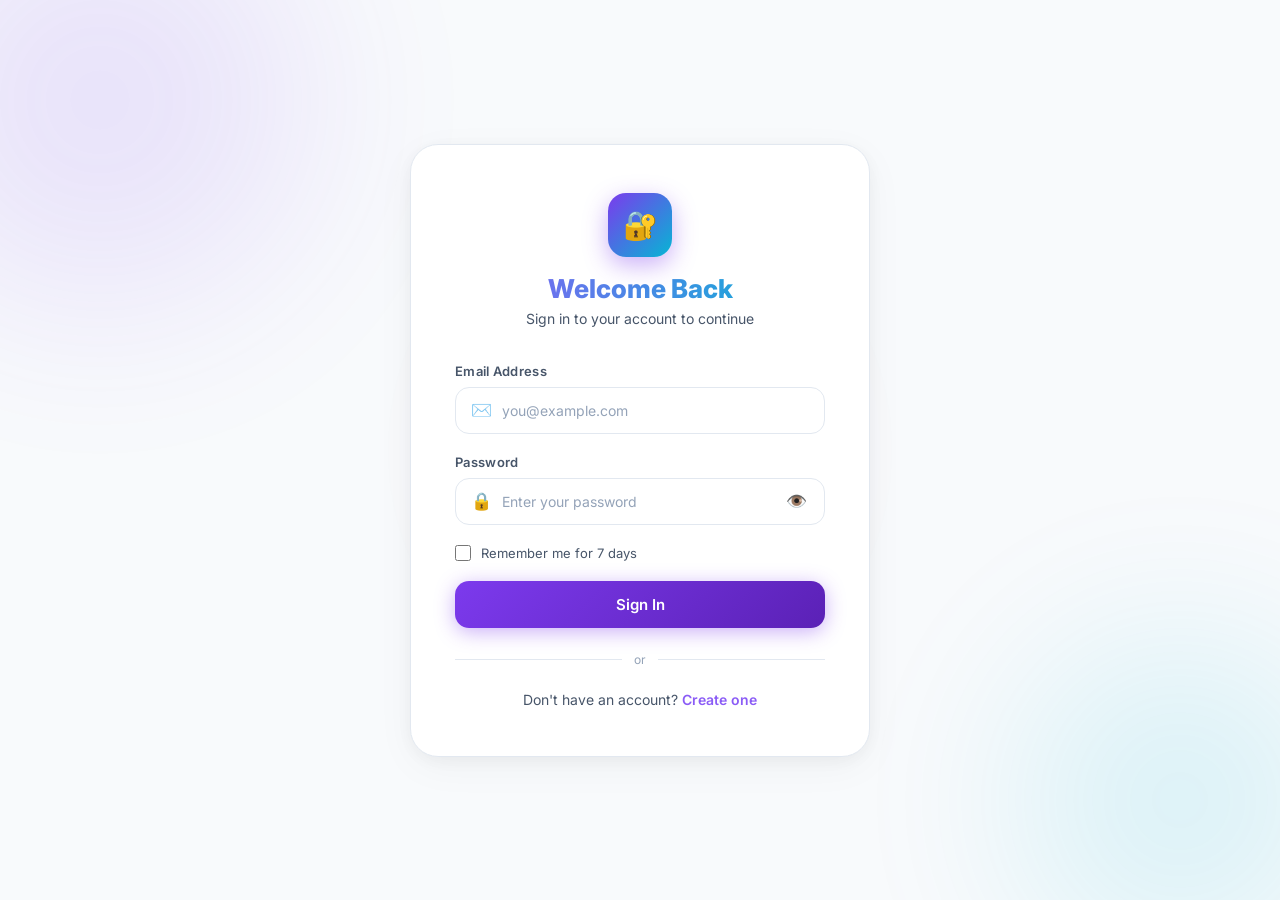
<file: index.html>
<!DOCTYPE html>
<html lang="en">

<head>
  <meta charset="UTF-8" />
  <meta name="viewport" content="width=device-width, initial-scale=1.0" />
  <title>Login — SecureAuth</title>
  <meta name="description" content="Sign in to your SecureAuth account securely." />
  <link rel="stylesheet" href="css/style.css" />
</head>

<body>
  <!-- Background Orbs -->
  <div class="bg-orbs">
    <div class="orb orb-1"></div>
    <div class="orb orb-2"></div>
    <div class="orb orb-3"></div>
  </div>

  <div class="page">
    <div class="card">
      <!-- Brand -->
      <div class="brand">
        <div class="brand-icon">🔐</div>
        <h1>Welcome Back</h1>
        <p>Sign in to your account to continue</p>
      </div>

      <!-- Alert Placeholder -->
      <div id="alert-box"></div>

      <!-- Login Form -->
      <form id="login-form" novalidate>
        <div class="form-group">
          <label for="email">Email Address</label>
          <div class="input-wrapper">
            <span class="input-icon">✉️</span>
            <input type="email" id="email" class="form-control" placeholder="you@example.com" autocomplete="email"
              required />
          </div>
        </div>

        <div class="form-group">
          <label for="password">Password</label>
          <div class="input-wrapper">
            <span class="input-icon">🔒</span>
            <input type="password" id="password" class="form-control" placeholder="Enter your password"
              autocomplete="current-password" required />
            <button type="button" class="toggle-password" id="toggle-pass"
              aria-label="Toggle password visibility">👁️</button>
          </div>
        </div>

        <div class="checkbox-wrapper">
          <input type="checkbox" id="remember" />
          <label for="remember">Remember me for 7 days</label>
        </div>

        <button type="submit" class="btn btn-primary" id="login-btn">
          <span id="btn-text">Sign In</span>
        </button>
      </form>

      <div class="divider">or</div>

      <div class="footer-link">
        Don't have an account? <a href="signup.html">Create one</a>
      </div>
    </div>
  </div>

  <script src="js/login.js"></script>
</body>

</html>
</file>
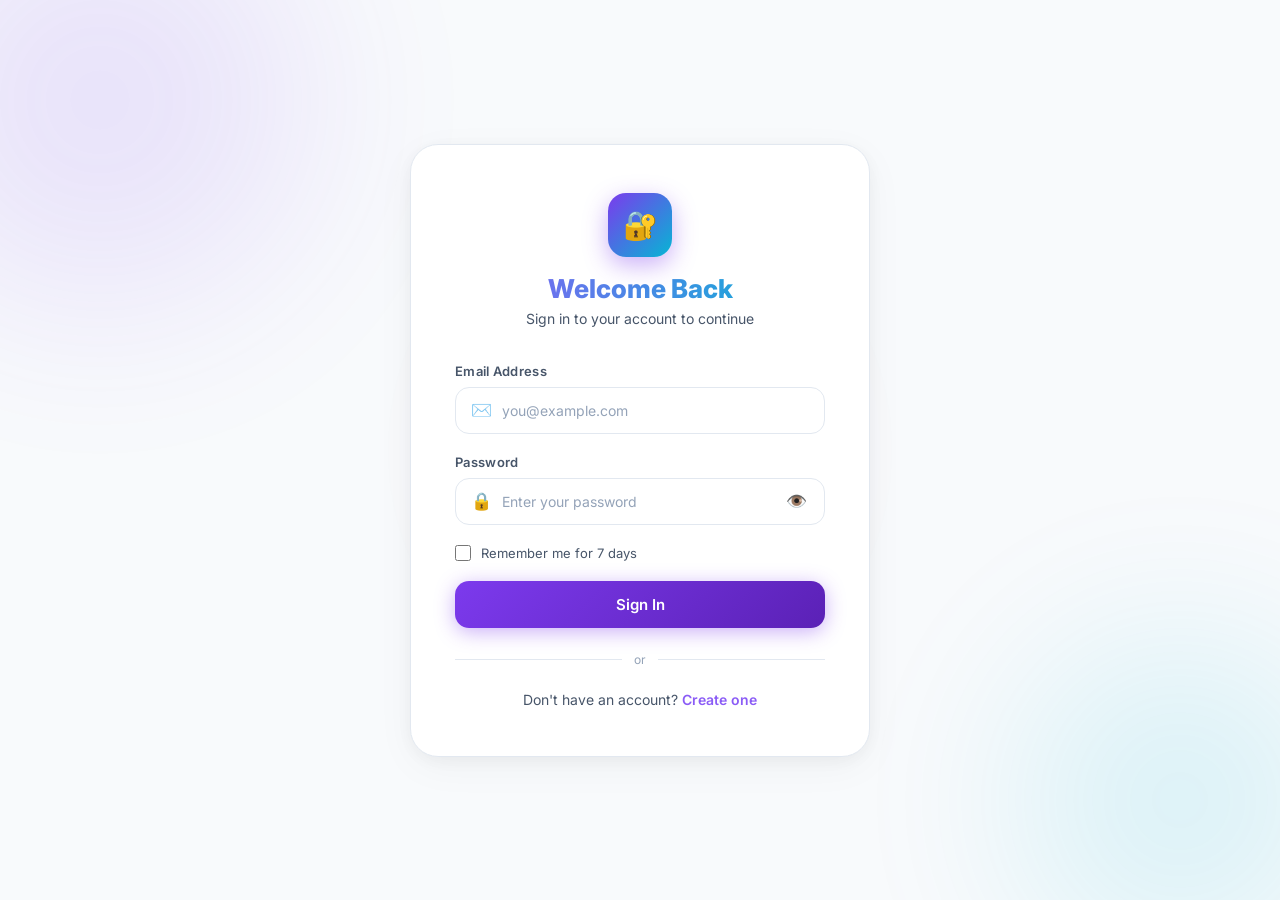
<file: admin-portal.html>
<!DOCTYPE html>
<html lang="en">

<head>
    <meta charset="UTF-8">
    <meta name="viewport" content="width=device-width, initial-scale=1.0">
    <title>Admin Portal — SecureAuth</title>
    <link rel="stylesheet" href="css/style.css">
    <style>
        body {
            background-color: #f1f5f9;
            /* Light background as per the image */
            color: #0f172a;
            display: block;
            margin: 0;
            padding: 0;
            font-family: 'Inter', sans-serif;
            min-height: 100vh;
        }

        /* Override glassmorphism bg-orbs for admin portal */
        .bg-orbs {
            display: none;
        }

        /* --- Layout --- */
        .admin-container {
            max-width: 100%;
            margin: 0 auto;
            background: #f8fafc;
            min-height: 100vh;
            padding-bottom: 80px;
            /* Space for bottom nav */
            box-shadow: 0 0 20px rgba(0, 0, 0, 0.05);
        }

        /* --- Header --- */
        .admin-header {
            background: #0f172a;
            color: white;
            padding: 40px 24px 30px;
            position: relative;
        }

        .header-welcome {
            font-size: 14px;
            color: #cbd5e1;
            margin-bottom: 4px;
        }

        .header-title {
            font-size: 28px;
            font-weight: 700;
            margin-bottom: 16px;
        }

        .role-badge {
            display: inline-block;
            background: rgba(255, 255, 255, 0.15);
            padding: 6px 16px;
            border-radius: 99px;
            font-size: 12px;
            font-weight: 600;
        }

        /* --- Main Content --- */
        .admin-content {
            padding: 24px;
            margin-top: -30px;
            /* Overlap with header slightly */
        }

        /* --- Stats Row --- */
        .stats-row {
            display: grid;
            grid-template-columns: repeat(3, 1fr);
            gap: 12px;
            margin-bottom: 32px;
        }

        .stat-card {
            background: white;
            border-radius: 16px;
            padding: 20px 12px;
            text-align: center;
            box-shadow: 0 4px 12px rgba(0, 0, 0, 0.03);
            display: flex;
            flex-direction: column;
            align-items: center;
            justify-content: center;
        }

        .stat-card:nth-child(1) {
            background: #f8fafe;
            border: 1px solid #e2e8f0;
        }

        /* Blue tint */
        .stat-card:nth-child(2) {
            background: #fffbeb;
            border: 1px solid #fef3c7;
        }

        /* Yellow tint */
        .stat-card:nth-child(3) {
            background: #ecfdf5;
            border: 1px solid #d1fae5;
        }

        /* Green tint */

        .stat-icon {
            font-size: 20px;
            margin-bottom: 8px;
            color: #475569;
        }

        .stat-value {
            font-size: 24px;
            font-weight: 700;
            color: #0f172a;
            margin-bottom: 4px;
        }

        .stat-label {
            font-size: 11px;
            color: #64748b;
            font-weight: 500;
        }

        /* --- Section Titles --- */
        .section-title {
            font-size: 18px;
            font-weight: 700;
            color: #0f172a;
            margin-bottom: 16px;
            margin-top: 32px;
            text-transform: none;
            letter-spacing: normal;
            border-bottom: none;
            padding-bottom: 0;
        }

        /* --- Quick Actions Grid --- */
        .actions-grid {
            display: grid;
            grid-template-columns: repeat(auto-fit, minmax(200px, 1fr));
            gap: 16px;
        }

        .action-card {
            background: white;
            border-radius: 16px;
            padding: 20px;
            text-align: center;
            box-shadow: 0 4px 12px rgba(0, 0, 0, 0.03);
            border: 1px solid #f1f5f9;
            cursor: pointer;
            transition: transform 0.2s, box-shadow 0.2s;
            display: flex;
            flex-direction: column;
            align-items: center;
            justify-content: center;
            gap: 12px;
        }

        .action-card:hover {
            transform: translateY(-2px);
            box-shadow: 0 8px 16px rgba(0, 0, 0, 0.06);
        }

        .action-icon {
            font-size: 24px;
        }

        .action-title {
            font-size: 13px;
            font-weight: 600;
            color: #0f172a;
        }

        /* --- Recent Jobs Card --- */
        .recent-card {
            background: white;
            border-radius: 20px;
            padding: 24px;
            box-shadow: 0 4px 12px rgba(0, 0, 0, 0.03);
            min-height: 200px;
        }

        .job-list-item {
            padding: 16px 0;
            border-bottom: 1px solid #f1f5f9;
            display: flex;
            justify-content: space-between;
            align-items: center;
        }

        .job-list-item:last-child {
            border-bottom: none;
        }

        .job-list-title {
            font-weight: 700;
            font-size: 15px;
            color: #0f172a;
        }

        .job-list-company {
            font-size: 13px;
            color: #64748b;
        }

        .action-btn-danger {
            background: #fee2e2;
            color: #ef4444;
            border: none;
            padding: 6px 12px;
            border-radius: 6px;
            font-size: 12px;
            font-weight: 600;
            cursor: pointer;
        }

        /* --- Bottom Nav --- */
        .bottom-nav {
            position: fixed;
            bottom: 0;
            left: 50%;
            transform: translateX(-50%);
            width: 100%;
            max-width: 100%;
            background: white;
            display: flex;
            justify-content: space-around;
            padding: 12px 0 20px;
            box-shadow: 0 -4px 20px rgba(0, 0, 0, 0.05);
            border-top: 1px solid #f1f5f9;
            z-index: 50;
        }

        .nav-item {
            display: flex;
            flex-direction: column;
            align-items: center;
            gap: 4px;
            color: #94a3b8;
            cursor: pointer;
            text-decoration: none;
        }

        .nav-item.active {
            color: #0f172a;
        }

        .nav-icon {
            font-size: 22px;
        }

        .nav-text {
            font-size: 11px;
            font-weight: 600;
        }

        /* --- Modals (Full screen overlays for action views) --- */
        .screen-overlay {
            position: fixed;
            top: 0;
            left: 50%;
            height: 100vh;
            background: white;
            z-index: 100;
            overflow-y: auto;
            transform: translateX(100%);
            transition: transform 0.3s ease-in-out;
            width: 100%;
            max-width: 100%;
            box-shadow: -10px 0 30px rgba(0, 0, 0, 0.05);
            /* Shadow on left edge */
        }

        .screen-overlay.active {
            transform: translateX(-50%);
            /* Slide to center */
        }

        .screen-header {
            padding: 20px 24px;
            display: flex;
            align-items: center;
            gap: 16px;
            border-bottom: 1px solid #f1f5f9;
            position: sticky;
            top: 0;
            background: white;
            z-index: 10;
        }

        .back-btn {
            background: none;
            border: none;
            font-size: 24px;
            cursor: pointer;
            color: #0f172a;
        }

        .screen-title {
            font-size: 18px;
            font-weight: 700;
            flex: 1;
        }

        .screen-content {
            padding: 24px;
        }

        /* Form overrides for light theme */
        .screen-content .form-group label {
            color: #475569;
        }

        .screen-content .form-control {
            background: white;
            border: 1px solid #cbd5e1;
            color: #0f172a;
        }

        .screen-content .form-control:focus {
            border-color: #0f172a;
            box-shadow: 0 0 0 3px rgba(15, 23, 42, 0.1);
        }

        .user-list-card {
            background: white;
            border: 1px solid #e2e8f0;
            border-radius: 12px;
            padding: 16px;
            margin-bottom: 12px;
            display: flex;
            justify-content: space-between;
            align-items: center;
        }

        .template-canvas-container {
            width: 100%;
            height: 300px;
            background: #f1f5f9;
            border-radius: 12px;
            margin-bottom: 20px;
            position: relative;
            overflow: hidden;
            border: 1px solid #cbd5e1;
        }

        #template-canvas {
            width: 100%;
            height: 100%;
            object-fit: cover;
        }

        .template-text-overlay {
            position: absolute;
            top: 50%;
            left: 50%;
            transform: translate(-50%, -50%);
            color: white;
            font-size: 24px;
            font-weight: 800;
            text-align: center;
            text-shadow: 0 4px 8px rgba(0, 0, 0, 0.5);
            width: 80%;
        }

        .sample-images {
            display: flex;
            gap: 10px;
            margin-bottom: 20px;
            overflow-x: auto;
            padding-bottom: 8px;
        }

        .sample-img {
            width: 80px;
            height: 80px;
            border-radius: 8px;
            cursor: pointer;
            object-fit: cover;
            border: 2px solid transparent;
        }

        .sample-img.active {
            border-color: #0f172a;
        }
    </style>
</head>

<body>

    <div class="admin-container">

        <!-- Header -->
        <header class="admin-header">
            <div class="header-welcome">Welcome back,</div>
            <div class="header-title" id="admin-name">Admin</div>
            <div class="role-badge" id="admin-role-badge">Administrator</div>
        </header>

        <div class="admin-content">
            <!-- Stats Row -->
            <div class="stats-row">
                <div class="stat-card">
                    <div class="stat-icon">💼</div>
                    <div class="stat-value" id="stat-jobs">0</div>
                    <div class="stat-label">Total Jobs</div>
                </div>
                <div class="stat-card">
                    <div class="stat-icon">👥</div>
                    <div class="stat-value" id="stat-seekers">0</div>
                    <div class="stat-label">Seekers</div>
                </div>
                <div class="stat-card">
                    <div class="stat-icon">📈</div>
                    <div class="stat-value" id="stat-providers">0</div>
                    <div class="stat-label">Providers</div>
                </div>
            </div>

            <div class="section-title">Quick Actions</div>

            <!-- Quick Actions Grid -->
            <div class="actions-grid">
                <div class="action-card" onclick="openScreen('screen-create-job')">
                    <div class="action-icon">💼</div>
                    <div class="action-title">Create Job</div>
                </div>
                <div class="action-card" onclick="openScreen('screen-manage-users')">
                    <div class="action-icon">👥</div>
                    <div class="action-title">Manage Users</div>
                </div>
                <div class="action-card" onclick="openScreen('screen-premium-control')">
                    <div class="action-icon">👑</div>
                    <div class="action-title">Premium Control</div>
                </div>
                <div class="action-card" onclick="openScreen('screen-templates')">
                    <div class="action-icon">⚙️</div>
                    <div class="action-title">Templates</div>
                </div>
                <div class="action-card" onclick="openScreen('screen-co-admins')">
                    <div class="action-icon">🧑‍🤝‍🧑</div>
                    <div class="action-title">Co-Admins</div>
                </div>
            </div>

            <div class="section-title">Recent Jobs</div>

            <div class="recent-card" id="recent-jobs-list">
                <div style="text-align:center; color:#94a3b8; margin-top: 40px;">No recent jobs</div>
            </div>

        </div>

    </div>

    <!-- Bottom Nav -->
    <nav class="bottom-nav">
        <a href="#" class="nav-item active">
            <div class="nav-icon">🏠</div>
            <div class="nav-text">Home</div>
        </a>
        <a href="#" class="nav-item" onclick="openScreen('screen-create-job')">
            <div class="nav-icon">💼</div>
            <div class="nav-text">Jobs</div>
        </a>
        <a href="dashboard.html" class="nav-item">
            <div class="nav-icon">👤</div>
            <div class="nav-text">Profile</div>
        </a>
        <a href="#" class="nav-item">
            <div class="nav-icon">🛡️</div>
            <div class="nav-text">Admin</div>
        </a>
    </nav>


    <!-- SCREENS / MODALS -->

    <!-- 1. Create Job Screen -->
    <div class="screen-overlay" id="screen-create-job">
        <div class="screen-header">
            <button class="back-btn" onclick="closeScreen('screen-create-job')">←</button>
            <div class="screen-title">Create Job</div>
        </div>
        <div class="screen-content">
            <form id="create-job-form">
                <div class="form-group">
                    <label>Job Title</label>
                    <input type="text" id="job-title" class="form-control" placeholder="e.g. Tech Startup Role"
                        required>
                </div>
                <div class="form-group">
                    <label>Company</label>
                    <input type="text" id="job-company" class="form-control" placeholder="e.g. Google" required>
                </div>
                <div class="form-group">
                    <label>Location</label>
                    <input type="text" id="job-location" class="form-control" placeholder="e.g. Remote">
                </div>
                <div class="form-group">
                    <label>Salary Range</label>
                    <input type="text" id="job-salary" class="form-control" placeholder="e.g. $100k - $120k">
                </div>
                <div class="form-group">
                    <label>Description</label>
                    <textarea id="job-desc" class="form-control" rows="4"></textarea>
                </div>
                <button type="submit" class="btn btn-primary" style="background: #0f172a; width:100%;">Post Job</button>
            </form>
        </div>
    </div>

    <!-- 2. Manage Users Screen -->
    <div class="screen-overlay" id="screen-manage-users">
        <div class="screen-header">
            <button class="back-btn" onclick="closeScreen('screen-manage-users')">←</button>
            <div class="screen-title">Manage Users</div>
        </div>
        <div class="screen-content">
            <div style="display:flex; gap:10px; margin-bottom:20px;">
                <button class="btn btn-secondary" onclick="loadUsers('seeker')"
                    style="flex:1; border-color:#0f172a; color:#0f172a;">Seekers</button>
                <button class="btn btn-secondary" onclick="loadUsers('provider')"
                    style="flex:1; border-color:#0f172a; color:#0f172a;">Providers</button>
            </div>
            <div id="users-list-container">
                <!-- User list inject here -->
            </div>
        </div>
    </div>

    <!-- 3. Premium Control Screen -->
    <div class="screen-overlay" id="screen-premium-control">
        <div class="screen-header">
            <button class="back-btn" onclick="closeScreen('screen-premium-control')">←</button>
            <div class="screen-title">Premium Control</div>
        </div>
        <div class="screen-content">
            <p style="color:#64748b; margin-bottom:20px; font-size:14px;">Toggle premium status for users (Seekers &
                Providers).</p>
            <div id="premium-users-list">
                <!-- Premium control list inject here -->
            </div>
        </div>
    </div>

    <!-- 4. Templates Screen -->
    <div class="screen-overlay" id="screen-templates">
        <div class="screen-header">
            <button class="back-btn" onclick="closeScreen('screen-templates')">←</button>
            <div class="screen-title">Templates Maker</div>
        </div>
        <div class="screen-content">
            <label style="font-size:13px; font-weight:600; margin-bottom:8px; display:block;">Select Background or
                Upload</label>
            <div class="sample-images">
                <img src="https://images.unsplash.com/photo-1497215728101-856f4ea42174?w=500&auto=format&fit=crop"
                    class="sample-img active" onclick="setTemplateBg(this)">
                <img src="https://images.unsplash.com/photo-1542744173-8e7e53415bb0?w=500&auto=format&fit=crop"
                    class="sample-img" onclick="setTemplateBg(this)">
                <img src="https://images.unsplash.com/photo-1522071820081-009f0129c71c?w=500&auto=format&fit=crop"
                    class="sample-img" onclick="setTemplateBg(this)">
            </div>

            <div class="form-group">
                <input type="file" id="template-upload" class="form-control" accept="image/*"
                    onchange="uploadTemplateBg(event)">
            </div>

            <div class="template-canvas-container" id="canvas-wrapper">
                <img src="https://images.unsplash.com/photo-1497215728101-856f4ea42174?w=500&auto=format&fit=crop"
                    id="template-canvas">
                <div class="template-text-overlay" id="template-overlay-text">We are Hiring!</div>
            </div>

            <div class="form-group">
                <label>Advertisement Title (Overlay Text)</label>
                <input type="text" id="template-text-input" class="form-control" value="We are Hiring!"
                    oninput="document.getElementById('template-overlay-text').innerText = this.value">
            </div>

            <div class="form-group">
                <label>Advertisement Description</label>
                <textarea id="template-desc-input" class="form-control" rows="4"
                    placeholder="Enter advertisement details..."></textarea>
            </div>

            <button class="btn btn-primary" style="background:#0f172a; width:100%;" onclick="postAdvertisement()"
                id="btn-post-ad">Post Advertisement</button>
        </div>
    </div>

    <!-- 5. Co-Admins Screen -->
    <div class="screen-overlay" id="screen-co-admins">
        <div class="screen-header">
            <button class="back-btn" onclick="closeScreen('screen-co-admins')">←</button>
            <div class="screen-title">Co-Admins</div>
        </div>
        <div class="screen-content">
            <form id="create-coadmin-form" style="margin-bottom: 30px;">
                <h3 style="font-size:16px; margin-bottom:16px; color:#0f172a;">Create New Co-Admin</h3>
                <div class="form-group">
                    <input type="text" id="coadmin-name" class="form-control" placeholder="Full Name" required>
                </div>
                <div class="form-group">
                    <input type="email" id="coadmin-email" class="form-control" placeholder="Email Address" required>
                </div>
                <div class="form-group">
                    <input type="password" id="coadmin-password" class="form-control" placeholder="Password" required
                        minlength="6">
                </div>
                <div id="coadmin-alert"></div>
                <button type="submit" class="btn btn-primary" style="background:#0f172a; width:100%;"
                    id="btn-create-coadmin">Create Co-Admin</button>
            </form>

            <h3 style="font-size:16px; margin-bottom:16px; color:#0f172a;">Existing Co-Admins</h3>
            <div id="coadmin-list"></div>
        </div>
    </div>

    <script src="js/admin-portal.js"></script>
</body>

</html>
</file>
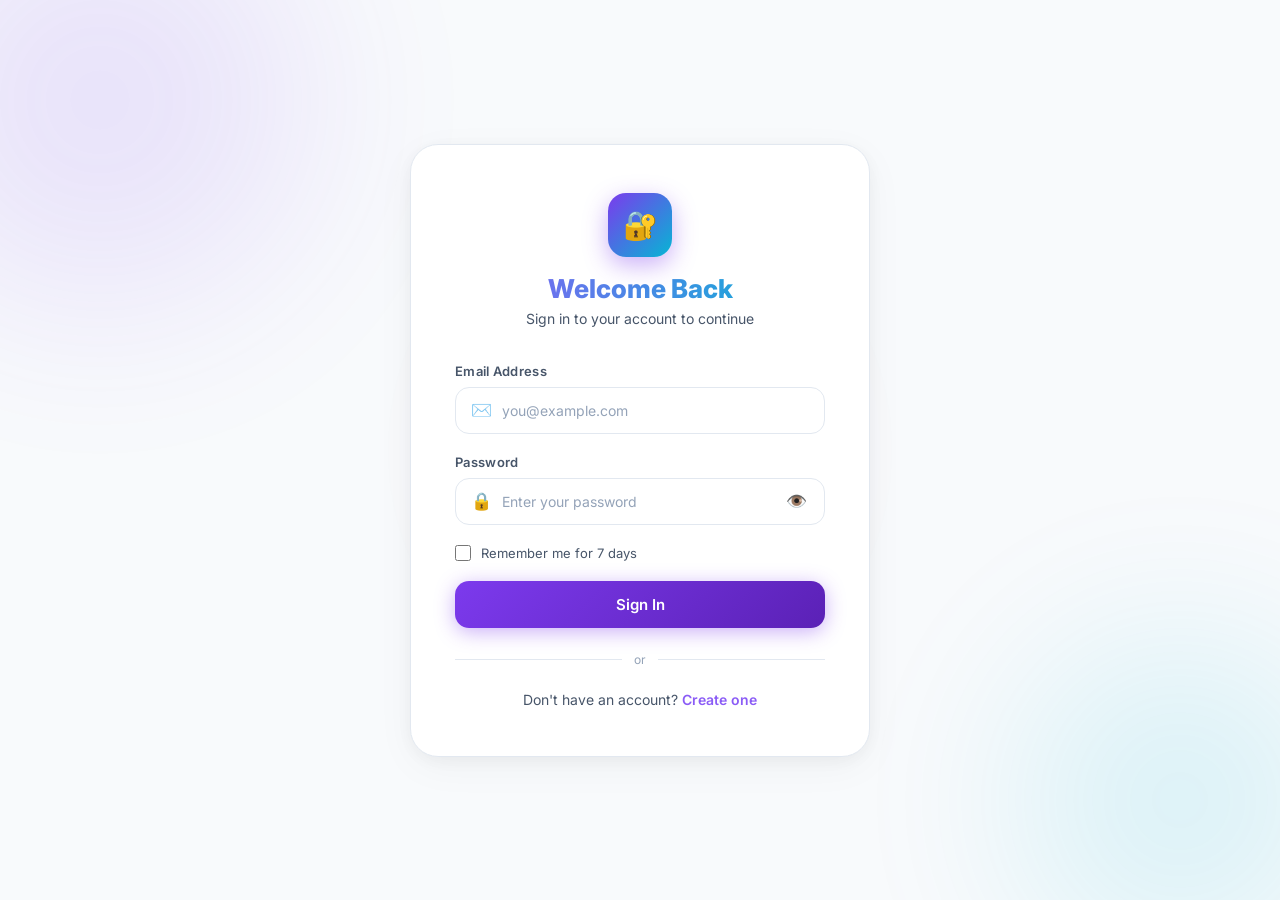
<file: dashboard.html>
<!DOCTYPE html>
<html lang="en">

<head>
    <meta charset="UTF-8" />
    <meta name="viewport" content="width=device-width, initial-scale=1.0" />
    <title>Dashboard — SecureAuth</title>
    <meta name="description" content="Your SecureAuth dashboard." />
    <link rel="stylesheet" href="css/style.css" />
</head>

<body>
    <div class="bg-orbs">
        <div class="orb orb-1"></div>
        <div class="orb orb-2"></div>
        <div class="orb orb-3"></div>
    </div>

    <div class="page dashboard-page">
        <div class="card dashboard-card">
            <!-- Avatar -->
            <div class="user-avatar" id="user-avatar">U</div>

            <div class="brand">
                <h1 id="welcome-title">Welcome back! 👋</h1>
                <p>You're securely logged in to your account</p>
            </div>

            <div class="status-badge"
                style="display:inline-flex; margin: 0 auto 24px; display: flex; width: fit-content; margin: 0 auto 28px;">
                <span>✅</span> Verified Account
            </div>

            <div class="info-grid">
                <div class="info-item">
                    <div class="label">Full Name</div>
                    <div class="value" id="info-name">—</div>
                </div>
                <div class="info-item">
                    <div class="label">Email</div>
                    <div class="value" id="info-email" style="font-size:13px; word-break: break-all;">—</div>
                </div>
                <div class="info-item">
                    <div class="label">Member Since</div>
                    <div class="value" id="info-since">—</div>
                </div>
                <div class="info-item">
                    <div class="label">Role</div>
                    <div class="value" id="info-role">—</div>
                </div>
            </div>

            <button class="btn btn-secondary" id="logout-btn">
                🚪 Sign Out
            </button>
        </div>
    </div>

    <script src="js/dashboard.js"></script>
</body>

</html>
</file>
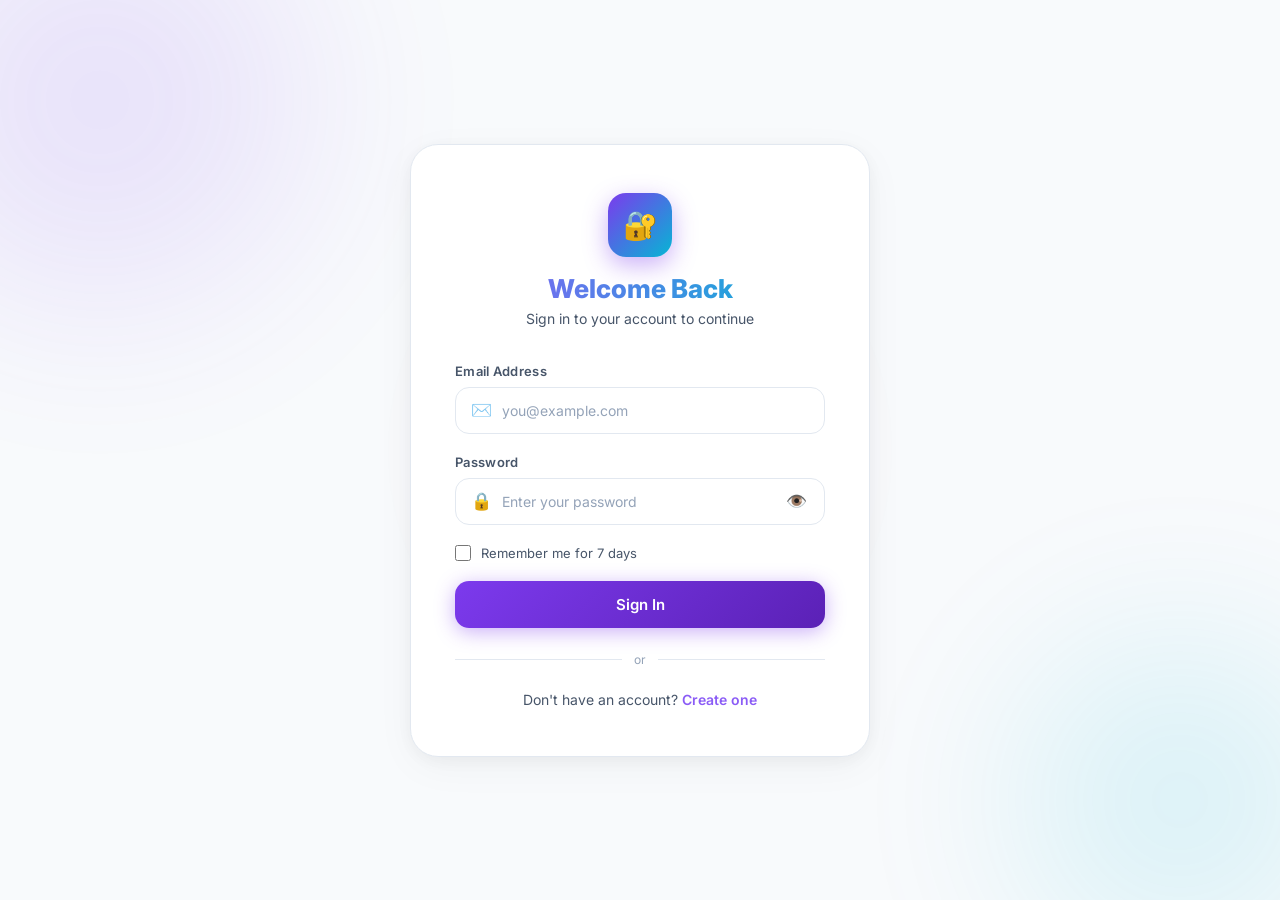
<file: job-portal.html>
<!DOCTYPE html>
<html lang="en">

<head>
    <meta charset="UTF-8" />
    <meta name="viewport" content="width=device-width, initial-scale=1.0" />
    <title>Job Portal — Find Your Dream Job</title>
    <meta name="description" content="Browse and apply for the latest job openings across India." />
    <link rel="stylesheet" href="css/style.css" />
    <style>
        body {
            display: block;
            align-items: unset;
            justify-content: unset;
        }

        .navbar {
            position: sticky;
            top: 0;
            z-index: 100;
            display: flex;
            align-items: center;
            justify-content: space-between;
            padding: 16px 32px;
            background: rgba(255, 255, 255, 0.95);
            backdrop-filter: blur(20px);
            -webkit-backdrop-filter: blur(20px);
            border-bottom: 1px solid var(--border);
        }

        .navbar-brand {
            display: flex;
            align-items: center;
            gap: 12px;
        }

        .navbar-logo {
            width: 42px;
            height: 42px;
            background: linear-gradient(135deg, var(--primary), var(--secondary));
            border-radius: 12px;
            display: flex;
            align-items: center;
            justify-content: center;
            font-size: 20px;
            box-shadow: 0 4px 16px rgba(124, 58, 237, 0.35);
        }

        .navbar-title {
            font-size: 20px;
            font-weight: 800;
            background: linear-gradient(90deg, var(--primary-light), var(--secondary));
            -webkit-background-clip: text;
            -webkit-text-fill-color: transparent;
            background-clip: text;
        }

        .navbar-user {
            display: flex;
            align-items: center;
            gap: 14px;
        }

        .navbar-avatar {
            width: 38px;
            height: 38px;
            background: linear-gradient(135deg, var(--primary), var(--accent));
            border-radius: 50%;
            display: flex;
            align-items: center;
            justify-content: center;
            font-size: 16px;
            font-weight: 700;
            color: #fff;
        }

        .navbar-name {
            font-size: 14px;
            font-weight: 600;
            color: var(--text-primary);
        }

        .btn-logout {
            padding: 8px 18px;
            background: var(--bg-glass);
            border: 1px solid var(--border);
            border-radius: var(--radius-sm);
            color: var(--text-secondary);
            font-family: 'Inter', sans-serif;
            font-size: 13px;
            font-weight: 600;
            cursor: pointer;
            transition: all var(--transition);
        }

        .btn-logout:hover {
            border-color: var(--error);
            color: #fca5a5;
            background: rgba(239, 68, 68, 0.1);
        }

        /* ── Hero / Search Section ── */
        .hero-section {
            padding: 48px 32px 32px;
            text-align: center;
        }

        .hero-section h1 {
            font-size: 32px;
            font-weight: 800;
            color: var(--text-primary);
            margin-bottom: 8px;
        }

        .hero-section h1 span {
            background: linear-gradient(90deg, var(--primary-light), var(--secondary));
            -webkit-background-clip: text;
            -webkit-text-fill-color: transparent;
            background-clip: text;
        }

        .hero-section p {
            color: var(--text-secondary);
            font-size: 15px;
            margin-bottom: 28px;
        }

        .search-bar {
            display: flex;
            gap: 12px;
            max-width: 680px;
            margin: 0 auto 24px;
        }

        .search-bar .input-wrapper {
            flex: 1;
        }

        .search-bar .form-control {
            height: 52px;
            font-size: 15px;
            border-radius: var(--radius-md);
        }

        .search-btn {
            padding: 0 28px;
            height: 52px;
            background: linear-gradient(135deg, var(--primary), #5b21b6);
            border: none;
            border-radius: var(--radius-md);
            color: #fff;
            font-family: 'Inter', sans-serif;
            font-size: 15px;
            font-weight: 600;
            cursor: pointer;
            transition: all var(--transition);
            white-space: nowrap;
            box-shadow: 0 4px 20px rgba(124, 58, 237, 0.35);
        }

        .search-btn:hover {
            box-shadow: 0 6px 28px rgba(124, 58, 237, 0.55);
            transform: translateY(-1px);
        }

        /* ── Filter Chips ── */
        .filter-row {
            display: flex;
            align-items: center;
            justify-content: center;
            gap: 10px;
            flex-wrap: wrap;
            max-width: 700px;
            margin: 0 auto;
        }

        .filter-chip {
            padding: 8px 18px;
            background: var(--bg-glass);
            border: 1px solid var(--border);
            border-radius: 99px;
            color: var(--text-secondary);
            font-family: 'Inter', sans-serif;
            font-size: 13px;
            font-weight: 500;
            cursor: pointer;
            transition: all var(--transition);
        }

        .filter-chip:hover,
        .filter-chip.active {
            border-color: var(--primary);
            color: var(--primary-light);
            background: rgba(124, 58, 237, 0.12);
        }

        /* ── Stats Strip ── */
        .stats-strip {
            display: flex;
            justify-content: center;
            gap: 40px;
            padding: 20px 32px;
            margin-bottom: 8px;
        }

        .stat-item {
            text-align: center;
        }

        .stat-num {
            font-size: 24px;
            font-weight: 800;
            background: linear-gradient(90deg, var(--primary-light), var(--secondary));
            -webkit-background-clip: text;
            -webkit-text-fill-color: transparent;
            background-clip: text;
        }

        .stat-label {
            font-size: 12px;
            color: var(--text-muted);
            text-transform: uppercase;
            letter-spacing: 0.5px;
            margin-top: 2px;
        }

        /* ── Jobs Grid ── */
        .jobs-container {
            max-width: 1100px;
            margin: 0 auto;
            padding: 0 32px 60px;
        }

        .jobs-header {
            display: flex;
            align-items: center;
            justify-content: space-between;
            margin-bottom: 24px;
        }

        .jobs-header h2 {
            font-size: 20px;
            font-weight: 700;
            color: var(--text-primary);
        }

        .jobs-count {
            font-size: 13px;
            color: var(--text-muted);
        }

        .jobs-grid {
            display: grid;
            grid-template-columns: repeat(auto-fill, minmax(320px, 1fr));
            gap: 20px;
        }

        /* ── Job Card ── */
        .job-card {
            background: var(--bg-card);
            border: 1px solid var(--border);
            border-radius: var(--radius-lg);
            padding: 28px;
            backdrop-filter: blur(16px);
            transition: all 0.35s cubic-bezier(0.4, 0, 0.2, 1);
            cursor: pointer;
            position: relative;
            overflow: hidden;
            animation: fadeInUp 0.5s ease both;
        }

        .job-card::before {
            content: '';
            position: absolute;
            top: 0;
            left: 0;
            right: 0;
            height: 3px;
            background: linear-gradient(90deg, var(--primary), var(--secondary));
            opacity: 0;
            transition: opacity var(--transition);
        }

        .job-card:hover {
            border-color: var(--border-hover);
            transform: translateY(-4px);
            box-shadow: 0 12px 40px rgba(124, 58, 237, 0.2), 0 0 0 1px rgba(124, 58, 237, 0.1);
        }

        .job-card:hover::before {
            opacity: 1;
        }

        .job-card-top {
            display: flex;
            align-items: flex-start;
            gap: 14px;
            margin-bottom: 16px;
        }

        .job-logo {
            width: 48px;
            height: 48px;
            border-radius: 14px;
            background: var(--bg-glass);
            border: 1px solid var(--border);
            display: flex;
            align-items: center;
            justify-content: center;
            font-size: 24px;
            flex-shrink: 0;
        }

        .job-info {
            flex: 1;
            min-width: 0;
        }

        .job-title {
            font-size: 17px;
            font-weight: 700;
            color: var(--text-primary);
            margin-bottom: 4px;
            line-height: 1.3;
        }

        .job-company {
            font-size: 13px;
            color: var(--primary-light);
            font-weight: 500;
        }

        .job-meta {
            display: flex;
            flex-wrap: wrap;
            gap: 8px;
            margin-bottom: 14px;
        }

        .job-meta-item {
            display: inline-flex;
            align-items: center;
            gap: 4px;
            font-size: 12px;
            color: var(--text-secondary);
        }

        .job-meta-item .emoji {
            font-size: 13px;
        }

        .job-type-badge {
            display: inline-flex;
            padding: 3px 10px;
            border-radius: 99px;
            font-size: 11px;
            font-weight: 600;
            text-transform: uppercase;
            letter-spacing: 0.5px;
        }

        .badge-fulltime {
            background: rgba(34, 197, 94, 0.15);
            color: #86efac;
            border: 1px solid rgba(34, 197, 94, 0.25);
        }

        .badge-remote {
            background: rgba(6, 182, 212, 0.15);
            color: #67e8f9;
            border: 1px solid rgba(6, 182, 212, 0.25);
        }

        .badge-parttime {
            background: rgba(245, 158, 11, 0.15);
            color: #fcd34d;
            border: 1px solid rgba(245, 158, 11, 0.25);
        }

        .badge-internship {
            background: rgba(244, 114, 182, 0.15);
            color: #f9a8d4;
            border: 1px solid rgba(244, 114, 182, 0.25);
        }

        .job-desc {
            font-size: 13px;
            color: var(--text-secondary);
            line-height: 1.6;
            margin-bottom: 16px;
            display: -webkit-box;
            -webkit-line-clamp: 2;
            -webkit-box-orient: vertical;
            overflow: hidden;
        }

        .job-skills {
            display: flex;
            flex-wrap: wrap;
            gap: 6px;
            margin-bottom: 18px;
        }

        .skill-tag {
            padding: 4px 10px;
            background: rgba(124, 58, 237, 0.1);
            border: 1px solid rgba(124, 58, 237, 0.2);
            border-radius: 6px;
            font-size: 11px;
            font-weight: 500;
            color: var(--primary-light);
        }

        .job-footer {
            display: flex;
            align-items: center;
            justify-content: space-between;
            padding-top: 14px;
            border-top: 1px solid var(--border);
        }

        .job-salary {
            font-size: 14px;
            font-weight: 700;
            color: var(--success);
        }

        .btn-apply {
            padding: 8px 22px;
            background: linear-gradient(135deg, var(--primary), #5b21b6);
            border: none;
            border-radius: var(--radius-sm);
            color: #fff;
            font-family: 'Inter', sans-serif;
            font-size: 13px;
            font-weight: 600;
            cursor: pointer;
            transition: all var(--transition);
            box-shadow: 0 2px 12px rgba(124, 58, 237, 0.3);
        }

        .btn-apply:hover {
            box-shadow: 0 4px 20px rgba(124, 58, 237, 0.5);
            transform: translateY(-1px);
        }

        .job-posted {
            font-size: 11px;
            color: var(--text-muted);
        }

        /* ── No Results ── */
        .no-results {
            text-align: center;
            padding: 60px 20px;
            color: var(--text-muted);
        }

        .no-results .emoji-big {
            font-size: 48px;
            margin-bottom: 16px;
        }

        .no-results h3 {
            font-size: 18px;
            color: var(--text-secondary);
            margin-bottom: 8px;
        }

        .no-results p {
            font-size: 14px;
        }

        /* ── Loading Skeleton ── */
        .skeleton-card {
            background: var(--bg-card);
            border: 1px solid var(--border);
            border-radius: var(--radius-lg);
            padding: 28px;
            animation: pulse 1.5s ease-in-out infinite;
        }

        .skeleton-line {
            background: var(--bg-glass);
            border-radius: 6px;
            margin-bottom: 12px;
        }

        .skeleton-line.title {
            height: 20px;
            width: 70%;
        }

        .skeleton-line.sub {
            height: 14px;
            width: 50%;
        }

        .skeleton-line.body {
            height: 12px;
            width: 100%;
        }

        .skeleton-line.short {
            height: 12px;
            width: 60%;
        }

        @keyframes pulse {

            0%,
            100% {
                opacity: 1;
            }

            50% {
                opacity: 0.5;
            }
        }

        /* ── Responsive ── */
        @media (max-width: 768px) {
            .navbar {
                padding: 12px 16px;
            }

            .navbar-name {
                display: none;
            }

            .hero-section {
                padding: 32px 16px 24px;
            }

            .hero-section h1 {
                font-size: 24px;
            }

            .search-bar {
                flex-direction: column;
            }

            .search-btn {
                width: 100%;
            }

            .stats-strip {
                gap: 20px;
            }

            .jobs-container {
                padding: 0 16px 40px;
            }

            .jobs-grid {
                grid-template-columns: 1fr;
            }
        }

        @media (max-width: 500px) {
            .filter-row {
                gap: 6px;
            }

            .filter-chip {
                padding: 6px 12px;
                font-size: 12px;
            }

            .stat-num {
                font-size: 20px;
            }
        }
    </style>
</head>

<body>
    <div class="bg-orbs">
        <div class="orb orb-1"></div>
        <div class="orb orb-2"></div>
        <div class="orb orb-3"></div>
    </div>

    <!-- Navbar -->
    <nav class="navbar">
        <div class="navbar-brand">
            <div class="navbar-logo">💼</div>
            <span class="navbar-title">JobPortal</span>
        </div>
        <div class="navbar-user">
            <span class="navbar-name" id="nav-username">User</span>
            <div class="navbar-avatar" id="nav-avatar">U</div>
            <button class="btn-logout" id="logout-btn">🚪 Sign Out</button>
        </div>
    </nav>

    <!-- Hero / Search -->
    <section class="hero-section">
        <h1>Find Your <span>Dream Job</span> Today</h1>
        <p>Browse thousands of opportunities from top companies across India</p>

        <div class="search-bar">
            <div class="input-wrapper">
                <span class="input-icon">🔍</span>
                <input type="text" id="search-input" class="form-control"
                    placeholder="Search jobs, companies, skills..." />
            </div>
            <button class="search-btn" id="search-btn">Search</button>
        </div>

        <div class="filter-row" id="filter-row">
            <button class="filter-chip active" data-filter="all">All Jobs</button>
            <button class="filter-chip" data-filter="Full-Time">💼 Full-Time</button>
            <button class="filter-chip" data-filter="Remote">🌐 Remote</button>
            <button class="filter-chip" data-filter="Part-Time">⏰ Part-Time</button>
            <button class="filter-chip" data-filter="Internship">🎓 Internship</button>
            <button class="filter-chip" data-filter="Chennai">📍 Chennai</button>
            <button class="filter-chip" data-filter="Bangalore">📍 Bangalore</button>
        </div>
    </section>

    <!-- Stats -->
    <div class="stats-strip">
        <div class="stat-item">
            <div class="stat-num">500+</div>
            <div class="stat-label">Active Jobs</div>
        </div>
        <div class="stat-item">
            <div class="stat-num">120+</div>
            <div class="stat-label">Companies</div>
        </div>
        <div class="stat-item">
            <div class="stat-num">10K+</div>
            <div class="stat-label">Job Seekers</div>
        </div>
        <div class="stat-item">
            <div class="stat-num">95%</div>
            <div class="stat-label">Success Rate</div>
        </div>
    </div>

    <!-- Job Listings -->
    <div class="jobs-container">
        <div class="jobs-header">
            <h2>🔥 Latest Openings</h2>
            <span class="jobs-count" id="jobs-count">Loading...</span>
        </div>
        <div class="jobs-grid" id="jobs-grid">
            <!-- Skeleton loading -->
            <div class="skeleton-card">
                <div class="skeleton-line title"></div>
                <div class="skeleton-line sub"></div>
                <div class="skeleton-line body"></div>
                <div class="skeleton-line body"></div>
                <div class="skeleton-line short"></div>
            </div>
            <div class="skeleton-card">
                <div class="skeleton-line title"></div>
                <div class="skeleton-line sub"></div>
                <div class="skeleton-line body"></div>
                <div class="skeleton-line body"></div>
                <div class="skeleton-line short"></div>
            </div>
            <div class="skeleton-card">
                <div class="skeleton-line title"></div>
                <div class="skeleton-line sub"></div>
                <div class="skeleton-line body"></div>
                <div class="skeleton-line body"></div>
                <div class="skeleton-line short"></div>
            </div>
        </div>
    </div>

    <script src="js/job-portal.js"></script>
</body>

</html>
</file>
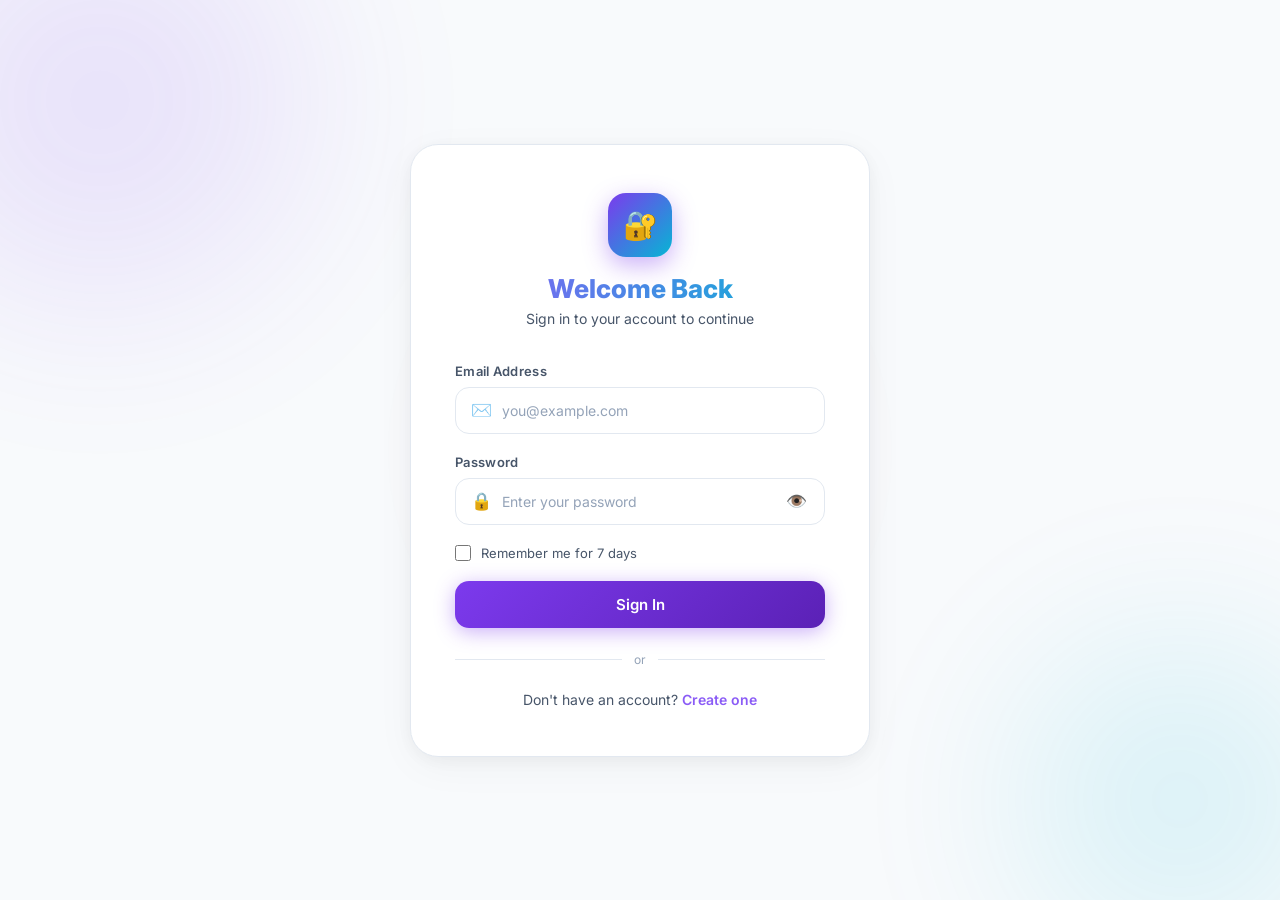
<file: job-seeker-profile.html>
<!DOCTYPE html>
<html lang="en">

<head>
    <meta charset="UTF-8" />
    <meta name="viewport" content="width=device-width, initial-scale=1.0" />
    <title>Job Seeker Profile — SecureAuth</title>
    <meta name="description" content="Complete your Job Seeker profile to get started." />
    <link rel="stylesheet" href="css/style.css" />
    <style>
        .profile-card {
            max-width: 680px;
            padding: 40px 44px;
        }

        .form-row {
            display: grid;
            grid-template-columns: 1fr 1fr;
            gap: 16px;
        }

        .form-row .form-group {
            margin-bottom: 16px;
        }

        .form-group.full-width {
            grid-column: 1 / -1;
        }

        /* Select Dropdown */
        .form-select {
            width: 100%;
            padding: 14px 16px 14px 46px;
            background: var(--bg-glass);
            border: 1px solid var(--border);
            border-radius: var(--radius-md);
            color: var(--text-primary);
            font-family: 'Inter', sans-serif;
            font-size: 14px;
            outline: none;
            transition: border-color var(--transition), box-shadow var(--transition);
            appearance: none;
            -webkit-appearance: none;
            cursor: pointer;
            background-image: url("data:image/svg+xml,%3Csvg xmlns='http://www.w3.org/2000/svg' width='12' height='8'%3E%3Cpath d='M1 1l5 5 5-5' stroke='%2394a3b8' stroke-width='1.5' fill='none'/%3E%3C/svg%3E");
            background-repeat: no-repeat;
            background-position: right 16px center;
        }

        .form-select:focus {
            border-color: var(--primary);
            box-shadow: 0 0 0 3px rgba(124, 58, 237, 0.2);
        }

        .form-select option {
            background: #ffffff;
            color: var(--text-primary);
        }

        /* Tags for preferred locations */
        .tags-container {
            display: flex;
            flex-wrap: wrap;
            gap: 8px;
            margin-top: 8px;
            min-height: 36px;
        }

        .tag {
            display: inline-flex;
            align-items: center;
            gap: 6px;
            background: rgba(124, 58, 237, 0.2);
            border: 1px solid rgba(124, 58, 237, 0.4);
            color: var(--primary-light);
            padding: 5px 12px;
            border-radius: 99px;
            font-size: 12px;
            font-weight: 500;
            animation: fadeInUp 0.2s ease;
        }

        .tag-remove {
            background: none;
            border: none;
            color: var(--primary-light);
            cursor: pointer;
            font-size: 14px;
            padding: 0;
            line-height: 1;
            opacity: 0.7;
            transition: opacity 0.2s;
        }

        .tag-remove:hover {
            opacity: 1;
        }

        .tag-input-row {
            display: flex;
            gap: 8px;
        }

        .tag-input-row .form-control {
            flex: 1;
        }

        .btn-add-tag {
            padding: 10px 18px;
            background: var(--bg-glass);
            border: 1px solid var(--border);
            border-radius: var(--radius-md);
            color: var(--primary-light);
            cursor: pointer;
            font-size: 18px;
            font-weight: 700;
            transition: all var(--transition);
            flex-shrink: 0;
        }

        .btn-add-tag:hover {
            border-color: var(--primary);
            background: rgba(124, 58, 237, 0.15);
        }

        /* Phone verify section */
        .phone-row {
            display: flex;
            gap: 10px;
            align-items: flex-start;
        }

        .phone-row .form-group {
            flex: 1;
            margin-bottom: 0;
        }

        .btn-verify-phone {
            padding: 14px 20px;
            background: linear-gradient(135deg, #06b6d4, #0891b2);
            border: none;
            border-radius: var(--radius-md);
            color: #fff;
            font-family: 'Inter', sans-serif;
            font-size: 13px;
            font-weight: 600;
            cursor: pointer;
            white-space: nowrap;
            margin-top: 28px;
            transition: all var(--transition);
        }

        .btn-verify-phone:hover {
            box-shadow: 0 4px 16px rgba(6, 182, 212, 0.4);
            transform: translateY(-1px);
        }

        .btn-verify-phone:disabled {
            opacity: 0.5;
            cursor: default;
            transform: none;
        }

        .phone-verified-badge {
            display: inline-flex;
            align-items: center;
            gap: 4px;
            color: #86efac;
            font-size: 12px;
            font-weight: 600;
            margin-top: 6px;
        }

        /* Phone OTP Modal */
        .modal-overlay {
            display: none;
            position: fixed;
            inset: 0;
            background: rgba(0, 0, 0, 0.7);
            backdrop-filter: blur(8px);
            z-index: 999;
            align-items: center;
            justify-content: center;
        }

        .modal-overlay.active {
            display: flex;
        }

        .modal-box {
            background: var(--bg-card);
            border: 1px solid var(--border);
            border-radius: var(--radius-xl);
            padding: 36px;
            width: 400px;
            max-width: 90vw;
            box-shadow: var(--shadow-glow);
            animation: fadeInUp 0.3s ease;
        }

        .modal-box h3 {
            font-size: 20px;
            font-weight: 700;
            color: var(--text-primary);
            margin-bottom: 8px;
            text-align: center;
        }

        .modal-box p {
            color: var(--text-secondary);
            font-size: 13px;
            text-align: center;
            margin-bottom: 20px;
        }

        .modal-close {
            background: none;
            border: none;
            color: var(--text-muted);
            cursor: pointer;
            font-size: 13px;
            text-align: center;
            width: 100%;
            margin-top: 12px;
            transition: color var(--transition);
        }

        .modal-close:hover {
            color: var(--text-primary);
        }

        /* Section heading */
        .section-title {
            font-size: 13px;
            font-weight: 700;
            color: var(--primary-light);
            text-transform: uppercase;
            letter-spacing: 1px;
            margin: 28px 0 16px;
            padding-bottom: 8px;
            border-bottom: 1px solid var(--border);
        }

        .section-title:first-of-type {
            margin-top: 8px;
        }

        @media (max-width: 500px) {
            .profile-card {
                padding: 28px 20px;
            }

            .form-row {
                grid-template-columns: 1fr;
            }

            .phone-row {
                flex-direction: column;
            }

            .btn-verify-phone {
                margin-top: 0;
                width: 100%;
            }
        }
    </style>
</head>

<body>
    <div class="bg-orbs">
        <div class="orb orb-1"></div>
        <div class="orb orb-2"></div>
        <div class="orb orb-3"></div>
    </div>

    <div class="page">
        <div class="card profile-card">
            <div class="brand">
                <div class="brand-icon">📋</div>
                <h1>Create Your Account</h1>
                <p>Complete your Job Seeker profile to get started</p>
            </div>

            <div id="alert-box"></div>

            <form id="profile-form" novalidate>
                <!-- Personal Information -->
                <div class="section-title">Personal Information</div>
                <div class="form-row">
                    <div class="form-group">
                        <label for="full_name">Full Name *</label>
                        <div class="input-wrapper">
                            <span class="input-icon">👤</span>
                            <input type="text" id="full_name" class="form-control" placeholder="Enter your full name"
                                required />
                        </div>
                    </div>
                    <div class="form-group">
                        <label for="dob">Date of Birth *</label>
                        <div class="input-wrapper">
                            <span class="input-icon">📅</span>
                            <input type="date" id="dob" class="form-control" style="padding-left:46px;" required />
                        </div>
                    </div>
                </div>

                <div class="form-row">
                    <div class="form-group">
                        <label for="father_name">Father Name</label>
                        <div class="input-wrapper">
                            <span class="input-icon">👨</span>
                            <input type="text" id="father_name" class="form-control" placeholder="Father's name" />
                        </div>
                    </div>
                    <div class="form-group">
                        <label for="qualification">Highest Qualification</label>
                        <div class="input-wrapper">
                            <span class="input-icon">🎓</span>
                            <select id="qualification" class="form-select">
                                <option value="">Select qualification</option>
                                <option value="10th">10th / SSLC</option>
                                <option value="12th">12th / HSC</option>
                                <option value="diploma">Diploma</option>
                                <option value="ug">UG (Bachelor's)</option>
                                <option value="pg">PG (Master's)</option>
                                <option value="phd">Ph.D / Doctorate</option>
                                <option value="iti">ITI</option>
                                <option value="other">Other</option>
                            </select>
                        </div>
                    </div>
                </div>

                <!-- Location Information -->
                <div class="section-title">Location Details</div>
                <div class="form-row">
                    <div class="form-group">
                        <label for="current_location">Current Location</label>
                        <div class="input-wrapper">
                            <span class="input-icon">📍</span>
                            <input type="text" id="current_location" class="form-control" placeholder="City / Town" />
                        </div>
                    </div>
                    <div class="form-group">
                        <label for="country">Country</label>
                        <div class="input-wrapper">
                            <span class="input-icon">🌍</span>
                            <input type="text" id="country" class="form-control" placeholder="Country" value="India" />
                        </div>
                    </div>
                </div>

                <div class="form-row">
                    <div class="form-group">
                        <label for="state">State</label>
                        <div class="input-wrapper">
                            <span class="input-icon">🏛️</span>
                            <input type="text" id="state" class="form-control" placeholder="State" />
                        </div>
                    </div>
                    <div class="form-group">
                        <label for="district">District</label>
                        <div class="input-wrapper">
                            <span class="input-icon">🗺️</span>
                            <input type="text" id="district" class="form-control" placeholder="District" />
                        </div>
                    </div>
                </div>

                <div class="form-group">
                    <label for="full_address">Full Address</label>
                    <div class="input-wrapper">
                        <span class="input-icon" style="top:16px;">🏠</span>
                        <textarea id="full_address" class="form-control" rows="2" placeholder="Door No, Street, Area..."
                            style="resize: vertical; min-height: 56px;"></textarea>
                    </div>
                </div>

                <!-- Job Preferences -->
                <div class="section-title">Job Preferences</div>

                <div class="form-group">
                    <label for="company_name">Company Name (if any)</label>
                    <div class="input-wrapper">
                        <span class="input-icon">🏢</span>
                        <input type="text" id="company_name" class="form-control"
                            placeholder="Current or last company" />
                    </div>
                </div>

                <div class="form-group">
                    <label>Preferred Job Location(s) <span style="color: var(--text-muted); font-weight:400;">(add
                            multiple)</span></label>
                    <div class="tag-input-row">
                        <div class="input-wrapper" style="flex:1;">
                            <span class="input-icon">🎯</span>
                            <input type="text" id="job-location-input" class="form-control"
                                placeholder="Type a city & press Add" />
                        </div>
                        <button type="button" class="btn-add-tag" id="add-location-btn" title="Add location">+</button>
                    </div>
                    <div class="tags-container" id="tags-container"></div>
                </div>

                <!-- Phone Verification -->
                <div class="section-title">Phone Verification</div>
                <div class="phone-row">
                    <div class="form-group">
                        <label for="phone">Phone Number *</label>
                        <div class="input-wrapper">
                            <span class="input-icon">📱</span>
                            <input type="tel" id="phone" class="form-control" placeholder="+91 9876543210" required />
                        </div>
                        <div class="phone-verified-badge" id="phone-badge" style="display:none;">✅ Verified</div>
                    </div>
                    <button type="button" class="btn-verify-phone" id="verify-phone-btn">Verify Phone</button>
                </div>

                <div style="margin-top: 28px;">
                    <button type="submit" class="btn btn-primary" id="submit-btn">
                        <span id="btn-text">Submit Profile</span>
                    </button>
                </div>
            </form>
        </div>
    </div>

    <!-- Phone OTP Modal -->
    <div class="modal-overlay" id="phone-modal">
        <div class="modal-box">
            <h3>📱 Verify Phone</h3>
            <p id="modal-subtitle">Enter the OTP sent to your phone number</p>
            <div id="modal-alert"></div>
            <div class="otp-container" id="phone-otp-container">
                <input type="text" class="otp-input" maxlength="1" inputmode="numeric" />
                <input type="text" class="otp-input" maxlength="1" inputmode="numeric" />
                <input type="text" class="otp-input" maxlength="1" inputmode="numeric" />
                <input type="text" class="otp-input" maxlength="1" inputmode="numeric" />
                <input type="text" class="otp-input" maxlength="1" inputmode="numeric" />
                <input type="text" class="otp-input" maxlength="1" inputmode="numeric" />
            </div>
            <button class="btn btn-primary" id="modal-verify-btn">
                <span id="modal-btn-text">Verify OTP</span>
            </button>
            <button class="modal-close" id="modal-close-btn">Cancel</button>
        </div>
    </div>

    <script src="js/job-seeker-profile.js"></script>
</body>

</html>
</file>
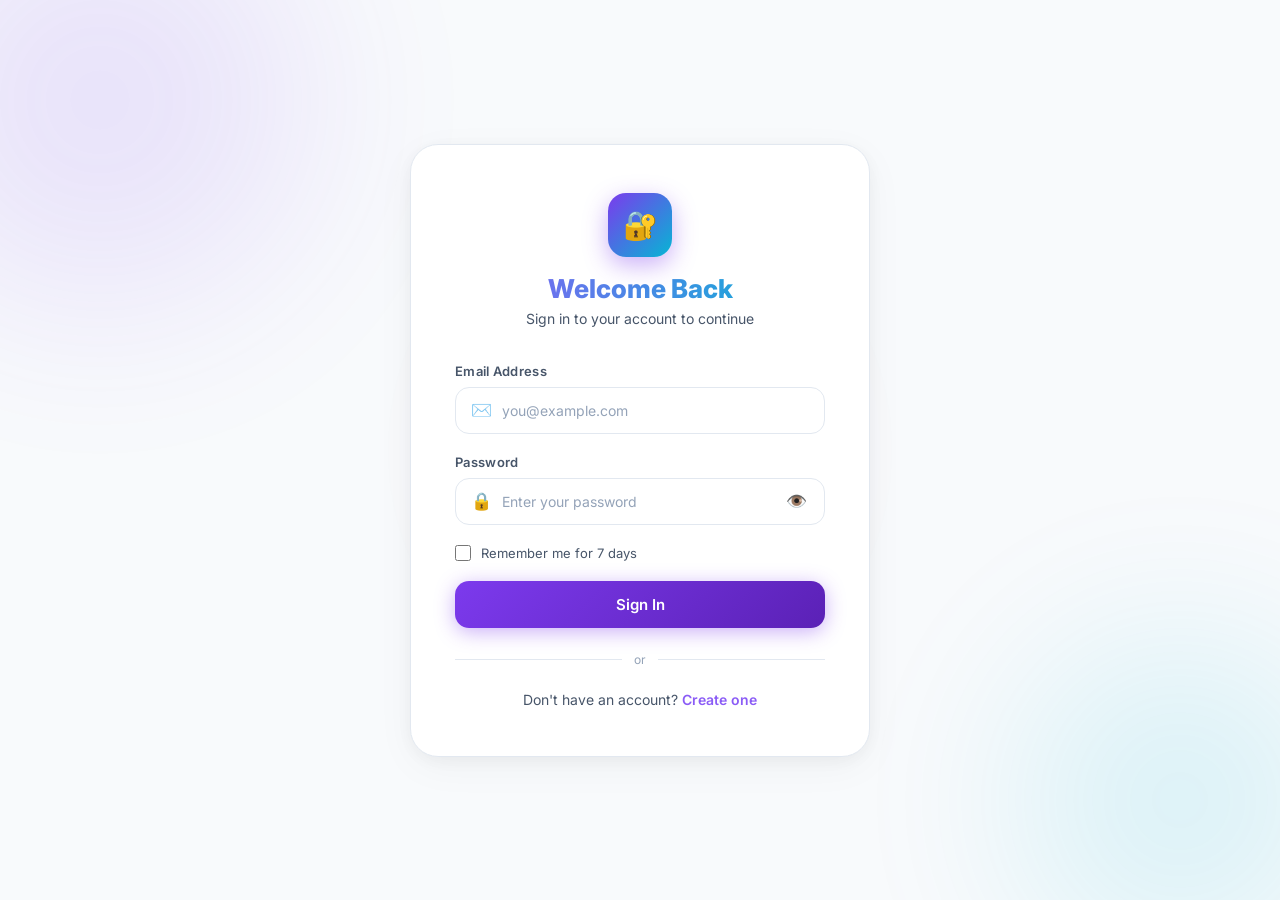
<file: role-selection.html>
<!DOCTYPE html>
<html lang="en">

<head>
    <meta charset="UTF-8" />
    <meta name="viewport" content="width=device-width, initial-scale=1.0" />
    <title>Choose Your Role — SecureAuth</title>
    <meta name="description" content="Select whether you are a Job Seeker or Job Provider." />
    <link rel="stylesheet" href="css/style.css" />
    <style>
        .role-grid {
            display: grid;
            grid-template-columns: 1fr 1fr;
            gap: 18px;
            margin: 32px 0 28px;
        }

        .role-card {
            position: relative;
            background: var(--bg-glass);
            border: 2px solid var(--border);
            border-radius: var(--radius-lg);
            padding: 32px 20px;
            text-align: center;
            cursor: pointer;
            transition: all 0.35s cubic-bezier(0.4, 0, 0.2, 1);
            overflow: hidden;
        }

        .role-card::before {
            content: '';
            position: absolute;
            inset: 0;
            opacity: 0;
            transition: opacity 0.35s ease;
            border-radius: inherit;
        }

        .role-card.seeker::before {
            background: linear-gradient(135deg, rgba(124, 58, 237, 0.15), rgba(6, 182, 212, 0.10));
        }

        .role-card.provider::before {
            background: linear-gradient(135deg, rgba(244, 114, 182, 0.15), rgba(249, 115, 22, 0.10));
        }

        .role-card:hover {
            border-color: var(--border-hover);
            transform: translateY(-4px);
            box-shadow: 0 12px 32px rgba(124, 58, 237, 0.2);
        }

        .role-card:hover::before {
            opacity: 1;
        }

        .role-card.selected {
            border-color: var(--primary);
            box-shadow: 0 0 0 3px rgba(124, 58, 237, 0.25), 0 12px 32px rgba(124, 58, 237, 0.3);
            transform: translateY(-4px);
        }

        .role-card.selected::before {
            opacity: 1;
        }

        .role-card .role-icon {
            position: relative;
            z-index: 1;
            width: 72px;
            height: 72px;
            margin: 0 auto 16px;
            display: flex;
            align-items: center;
            justify-content: center;
            border-radius: 50%;
            font-size: 34px;
            transition: transform 0.3s ease;
        }

        .role-card.seeker .role-icon {
            background: linear-gradient(135deg, rgba(124, 58, 237, 0.25), rgba(6, 182, 212, 0.15));
        }

        .role-card.provider .role-icon {
            background: linear-gradient(135deg, rgba(244, 114, 182, 0.25), rgba(249, 115, 22, 0.15));
        }

        .role-card:hover .role-icon {
            transform: scale(1.1);
        }

        .role-card .role-title {
            position: relative;
            z-index: 1;
            font-size: 16px;
            font-weight: 700;
            color: var(--text-primary);
            margin-bottom: 6px;
        }

        .role-card .role-desc {
            position: relative;
            z-index: 1;
            font-size: 12px;
            color: var(--text-secondary);
            line-height: 1.4;
        }

        .role-card .check-mark {
            position: absolute;
            top: 12px;
            right: 12px;
            width: 24px;
            height: 24px;
            border-radius: 50%;
            background: var(--primary);
            display: flex;
            align-items: center;
            justify-content: center;
            font-size: 13px;
            color: #fff;
            opacity: 0;
            transform: scale(0);
            transition: all 0.3s ease;
        }

        .role-card.selected .check-mark {
            opacity: 1;
            transform: scale(1);
        }

        @media (max-width: 400px) {
            .role-grid {
                grid-template-columns: 1fr;
            }
        }
    </style>
</head>

<body>
    <div class="bg-orbs">
        <div class="orb orb-1"></div>
        <div class="orb orb-2"></div>
        <div class="orb orb-3"></div>
    </div>

    <div class="page">
        <div class="card" style="max-width: 520px;">
            <div class="brand">
                <div class="brand-icon">🎯</div>
                <h1>Choose Your Role</h1>
                <p>Tell us how you'd like to use the platform</p>
            </div>

            <div id="alert-box"></div>

            <div class="role-grid">
                <!-- Job Seeker -->
                <div class="role-card seeker" data-role="job_seeker" id="card-seeker">
                    <div class="check-mark">✓</div>
                    <div class="role-icon">🔍</div>
                    <div class="role-title">Job Seeker</div>
                    <div class="role-desc">I'm looking for job opportunities</div>
                </div>

                <!-- Job Provider -->
                <div class="role-card provider" data-role="job_provider" id="card-provider">
                    <div class="check-mark">✓</div>
                    <div class="role-icon">🏢</div>
                    <div class="role-title">Job Provider</div>
                    <div class="role-desc">I want to post jobs & hire talent</div>
                </div>
            </div>

            <button class="btn btn-primary" id="continue-btn" disabled style="opacity:0.5;">
                <span id="btn-text">Select a role to continue</span>
            </button>
        </div>
    </div>

    <script src="js/role-selection.js"></script>
</body>

</html>
</file>
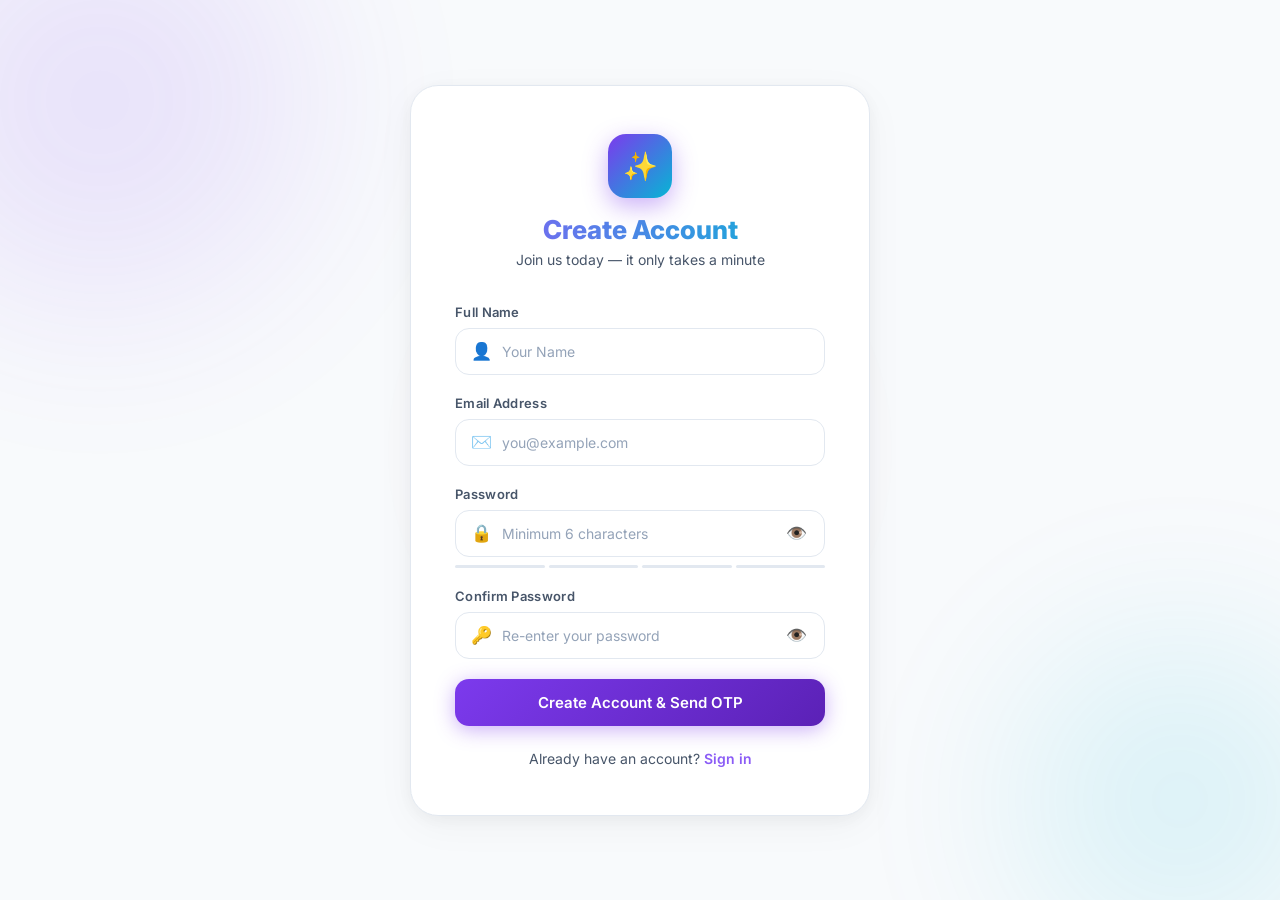
<file: signup.html>
<!DOCTYPE html>
<html lang="en">

<head>
    <meta charset="UTF-8" />
    <meta name="viewport" content="width=device-width, initial-scale=1.0" />
    <title>Sign Up — SecureAuth</title>
    <meta name="description" content="Create a new SecureAuth account with email verification." />
    <link rel="stylesheet" href="css/style.css" />
</head>

<body>
    <div class="bg-orbs">
        <div class="orb orb-1"></div>
        <div class="orb orb-2"></div>
        <div class="orb orb-3"></div>
    </div>

    <div class="page">
        <div class="card">
            <div class="brand">
                <div class="brand-icon">✨</div>
                <h1>Create Account</h1>
                <p>Join us today — it only takes a minute</p>
            </div>

            <div id="alert-box"></div>

            <form id="signup-form" novalidate>
                <div class="form-group">
                    <label for="full_name">Full Name</label>
                    <div class="input-wrapper">
                        <span class="input-icon">👤</span>
                        <input type="text" id="full_name" class="form-control" placeholder="Your Name"
                            autocomplete="name" required />
                    </div>
                </div>

                <div class="form-group">
                    <label for="email">Email Address</label>
                    <div class="input-wrapper">
                        <span class="input-icon">✉️</span>
                        <input type="email" id="email" class="form-control" placeholder="you@example.com"
                            autocomplete="email" required />
                    </div>
                </div>

                <div class="form-group">
                    <label for="password">Password</label>
                    <div class="input-wrapper">
                        <span class="input-icon">🔒</span>
                        <input type="password" id="password" class="form-control" placeholder="Minimum 6 characters"
                            autocomplete="new-password" required />
                        <button type="button" class="toggle-password" id="toggle-pass">👁️</button>
                    </div>
                    <!-- Password strength -->
                    <div class="strength-bar" id="strength-bar">
                        <div class="strength-segment" id="seg-1"></div>
                        <div class="strength-segment" id="seg-2"></div>
                        <div class="strength-segment" id="seg-3"></div>
                        <div class="strength-segment" id="seg-4"></div>
                    </div>
                    <div class="strength-label" id="strength-label"></div>
                </div>

                <div class="form-group">
                    <label for="confirm_password">Confirm Password</label>
                    <div class="input-wrapper">
                        <span class="input-icon">🔑</span>
                        <input type="password" id="confirm_password" class="form-control"
                            placeholder="Re-enter your password" autocomplete="new-password" required />
                        <button type="button" class="toggle-password" id="toggle-confirm">👁️</button>
                    </div>
                </div>

                <button type="submit" class="btn btn-primary" id="signup-btn">
                    <span id="btn-text">Create Account &amp; Send OTP</span>
                </button>
            </form>

            <div class="footer-link">
                Already have an account? <a href="index.html">Sign in</a>
            </div>
        </div>
    </div>

    <script src="js/signup.js"></script>
</body>

</html>
</file>
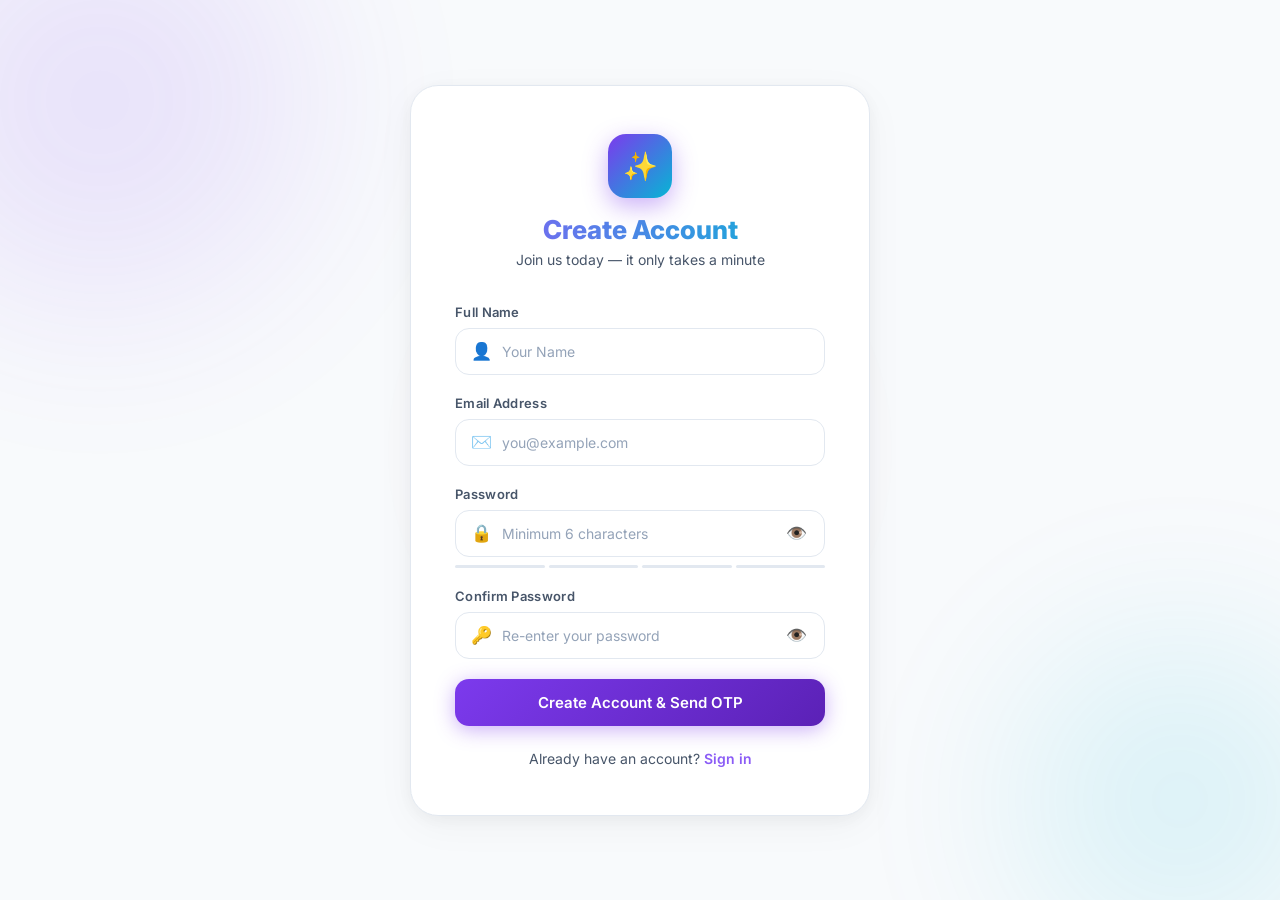
<file: verify-otp.html>
<!DOCTYPE html>
<html lang="en">

<head>
    <meta charset="UTF-8" />
    <meta name="viewport" content="width=device-width, initial-scale=1.0" />
    <title>Verify OTP — SecureAuth</title>
    <meta name="description" content="Enter the 6-digit OTP sent to your email to verify your account." />
    <link rel="stylesheet" href="css/style.css" />
</head>

<body>
    <div class="bg-orbs">
        <div class="orb orb-1"></div>
        <div class="orb orb-2"></div>
        <div class="orb orb-3"></div>
    </div>

    <div class="page">
        <div class="card">
            <div class="brand">
                <div class="brand-icon">📬</div>
                <h1>Check Your Email</h1>
                <p id="otp-subtitle">Enter the 6-digit code we sent to your email</p>
            </div>

            <div id="alert-box"></div>

            <form id="otp-form" novalidate>
                <!-- OTP inputs -->
                <div class="otp-container" id="otp-container">
                    <input type="text" class="otp-input" maxlength="1" inputmode="numeric" pattern="[0-9]" id="otp-0" />
                    <input type="text" class="otp-input" maxlength="1" inputmode="numeric" pattern="[0-9]" id="otp-1" />
                    <input type="text" class="otp-input" maxlength="1" inputmode="numeric" pattern="[0-9]" id="otp-2" />
                    <input type="text" class="otp-input" maxlength="1" inputmode="numeric" pattern="[0-9]" id="otp-3" />
                    <input type="text" class="otp-input" maxlength="1" inputmode="numeric" pattern="[0-9]" id="otp-4" />
                    <input type="text" class="otp-input" maxlength="1" inputmode="numeric" pattern="[0-9]" id="otp-5" />
                </div>

                <button type="submit" class="btn btn-primary" id="verify-btn">
                    <span id="btn-text">Verify OTP</span>
                </button>
            </form>

            <!-- Resend OTP -->
            <div class="resend-section" id="resend-section">
                <span id="timer-text">Resend OTP in <span class="timer" id="countdown">2:00</span></span>
                <button class="resend-btn" id="resend-btn" type="button">Resend OTP</button>
            </div>

            <div class="footer-link" style="margin-top: 16px;">
                <a href="signup.html">← Back to Sign Up</a>
            </div>
        </div>
    </div>

    <script src="js/verify-otp.js"></script>
</body>

</html>
</file>
<file: css/style.css>
/* =========================================================
   style.css — Premium Glassmorphism Dark Theme
   Login / Signup / OTP / Dashboard
   ========================================================= */

@import url('https://fonts.googleapis.com/css2?family=Inter:wght@300;400;500;600;700;800&display=swap');

:root {
  --primary: #7c3aed;
  --primary-light: #8b5cf6;
  --primary-dark: #5b21b6;
  --secondary: #06b6d4;
  --accent: #f472b6;
  --bg-deep: #f8fafc;
  /* Very light blue-gray background */
  --bg-card: #ffffff;
  /* Solid white card */
  --bg-glass: #ffffff;
  /* Solid white for inputs instead of glass */
  --border: #e2e8f0;
  /* Light borders */
  --border-hover: #cbd5e1;
  --text-primary: #0f172a;
  /* Dark gray text */
  --text-secondary: #475569;
  --text-muted: #94a3b8;
  --error: #ef4444;
  --success: #22c55e;
  --warning: #f59e0b;
  --shadow-glow: 0 4px 20px rgba(0, 0, 0, 0.05);
  /* Soft drop shadow */
  --radius-sm: 8px;
  --radius-md: 14px;
  --radius-lg: 20px;
  --radius-xl: 28px;
  --transition: 0.3s cubic-bezier(0.4, 0, 0.2, 1);
}

*,
*::before,
*::after {
  margin: 0;
  padding: 0;
  box-sizing: border-box;
}

html {
  scroll-behavior: smooth;
}

body {
  font-family: 'Inter', sans-serif;
  background: var(--bg-deep);
  color: var(--text-primary);
  min-height: 100vh;
  overflow-x: hidden;
  display: flex;
  align-items: center;
  justify-content: center;
}

/* ── Background Gradient Orbs ── */
.bg-orbs {
  position: fixed;
  inset: 0;
  z-index: 0;
  overflow: hidden;
  pointer-events: none;
}

.orb {
  position: absolute;
  border-radius: 50%;
  filter: blur(80px);
  opacity: 0.15;
  /* Reduced opacity for light theme */
  animation: float 8s ease-in-out infinite;
}

.orb-1 {
  width: 500px;
  height: 500px;
  background: radial-gradient(circle, #7c3aed, transparent);
  top: -150px;
  left: -150px;
  animation-delay: 0s;
}

.orb-2 {
  width: 400px;
  height: 400px;
  background: radial-gradient(circle, #06b6d4, transparent);
  bottom: -100px;
  right: -100px;
  animation-delay: -3s;
}

.orb-3 {
  width: 300px;
  height: 300px;
  background: radial-gradient(circle, #f472b6, transparent);
  top: 50%;
  left: 50%;
  transform: translate(-50%, -50%);
  animation-delay: -6s;
}

@keyframes float {

  0%,
  100% {
    transform: translateY(0) scale(1);
  }

  50% {
    transform: translateY(-30px) scale(1.05);
  }
}

/* ── Page Container ── */
.page {
  position: relative;
  z-index: 1;
  width: 100%;
  min-height: 100vh;
  display: flex;
  align-items: center;
  justify-content: center;
  padding: 20px;
}

/* ── Card ── */
.card {
  background: var(--bg-card);
  border: 1px solid var(--border);
  border-radius: var(--radius-xl);
  padding: 48px 44px;
  width: 100%;
  max-width: 460px;
  box-shadow: var(--shadow-glow), 0 10px 40px rgba(0, 0, 0, 0.04);
  animation: fadeInUp 0.6s ease both;
}

@keyframes fadeInUp {
  from {
    opacity: 0;
    transform: translateY(24px);
  }

  to {
    opacity: 1;
    transform: translateY(0);
  }
}

/* ── Brand / Logo ── */
.brand {
  text-align: center;
  margin-bottom: 36px;
}

.brand-icon {
  display: inline-flex;
  align-items: center;
  justify-content: center;
  width: 64px;
  height: 64px;
  background: linear-gradient(135deg, var(--primary), var(--secondary));
  border-radius: 18px;
  font-size: 28px;
  margin-bottom: 16px;
  box-shadow: 0 8px 24px rgba(124, 58, 237, 0.4);
  animation: pulse-icon 3s ease-in-out infinite;
}

@keyframes pulse-icon {

  0%,
  100% {
    box-shadow: 0 8px 24px rgba(124, 58, 237, 0.4);
  }

  50% {
    box-shadow: 0 8px 36px rgba(124, 58, 237, 0.7);
  }
}

.brand h1 {
  font-size: 26px;
  font-weight: 800;
  background: linear-gradient(90deg, var(--primary-light), var(--secondary));
  -webkit-background-clip: text;
  -webkit-text-fill-color: transparent;
  background-clip: text;
  margin-bottom: 6px;
}

.brand p {
  color: var(--text-secondary);
  font-size: 14px;
  font-weight: 400;
}

/* ── Form ── */
.form-group {
  margin-bottom: 20px;
}

.form-group label {
  display: block;
  font-size: 13px;
  font-weight: 600;
  color: var(--text-secondary);
  margin-bottom: 8px;
  letter-spacing: 0.3px;
}

.input-wrapper {
  position: relative;
  display: flex;
  align-items: center;
}

.input-icon {
  position: absolute;
  left: 16px;
  font-size: 17px;
  color: var(--text-muted);
  pointer-events: none;
  transition: color var(--transition);
}

.form-control {
  width: 100%;
  padding: 14px 16px 14px 46px;
  background: var(--bg-glass);
  border: 1px solid var(--border);
  border-radius: var(--radius-md);
  color: var(--text-primary);
  font-family: 'Inter', sans-serif;
  font-size: 14px;
  font-weight: 400;
  outline: none;
  transition: border-color var(--transition), box-shadow var(--transition);
}

.form-control::placeholder {
  color: var(--text-muted);
}

.form-control:focus {
  border-color: var(--primary);
  box-shadow: 0 0 0 3px rgba(124, 58, 237, 0.2);
}

.form-control:focus+.input-icon,
.input-wrapper:focus-within .input-icon {
  color: var(--primary-light);
}

.toggle-password {
  position: absolute;
  right: 14px;
  background: none;
  border: none;
  color: var(--text-muted);
  cursor: pointer;
  font-size: 17px;
  transition: color var(--transition);
  padding: 4px;
}

.toggle-password:hover {
  color: var(--primary-light);
}

/* ── Buttons ── */
.btn {
  display: flex;
  align-items: center;
  justify-content: center;
  gap: 10px;
  width: 100%;
  padding: 14px 24px;
  border: none;
  border-radius: var(--radius-md);
  font-family: 'Inter', sans-serif;
  font-size: 15px;
  font-weight: 600;
  cursor: pointer;
  transition: all var(--transition);
  position: relative;
  overflow: hidden;
}

.btn::before {
  content: '';
  position: absolute;
  inset: 0;
  background: rgba(0, 0, 0, 0.05);
  /* Darken slightly on hover for light theme */
  opacity: 0;
  transition: opacity var(--transition);
}

.btn:hover::before {
  opacity: 1;
}

.btn:active {
  transform: scale(0.98);
}

.btn-primary {
  background: linear-gradient(135deg, var(--primary), #5b21b6);
  color: #fff;
  box-shadow: 0 4px 20px rgba(124, 58, 237, 0.4);
  margin-top: 8px;
}

.btn-primary:hover {
  box-shadow: 0 6px 30px rgba(124, 58, 237, 0.6);
  transform: translateY(-1px);
}

.btn-secondary {
  background: #ffffff;
  border: 1px solid var(--border);
  color: var(--text-secondary);
  font-size: 14px;
  padding: 11px 24px;
}

.btn-secondary:hover {
  border-color: var(--border-hover);
  color: var(--text-primary);
  background: #f8fafc;
}

.btn-loading {
  pointer-events: none;
}

.spinner {
  width: 18px;
  height: 18px;
  border: 2px solid rgba(255, 255, 255, 0.3);
  border-top-color: #fff;
  border-radius: 50%;
  animation: spin 0.7s linear infinite;
}

@keyframes spin {
  to {
    transform: rotate(360deg);
  }
}

/* ── Divider ── */
.divider {
  display: flex;
  align-items: center;
  gap: 12px;
  margin: 24px 0;
  color: var(--text-muted);
  font-size: 12px;
}

.divider::before,
.divider::after {
  content: '';
  flex: 1;
  height: 1px;
  background: var(--border);
}

/* ── Links ── */
.footer-link {
  text-align: center;
  margin-top: 24px;
  font-size: 14px;
  color: var(--text-secondary);
}

.footer-link a {
  color: var(--primary-light);
  text-decoration: none;
  font-weight: 600;
  transition: color var(--transition);
}

.footer-link a:hover {
  color: var(--secondary);
}

/* ── Alerts ── */
.alert {
  display: flex;
  align-items: center;
  gap: 10px;
  padding: 12px 16px;
  border-radius: var(--radius-sm);
  font-size: 13px;
  font-weight: 500;
  margin-bottom: 20px;
  animation: slideDown 0.3s ease;
}

@keyframes slideDown {
  from {
    opacity: 0;
    transform: translateY(-8px);
  }

  to {
    opacity: 1;
    transform: translateY(0);
  }
}

.alert-error {
  background: rgba(239, 68, 68, 0.12);
  border: 1px solid rgba(239, 68, 68, 0.3);
  color: #fca5a5;
}

.alert-success {
  background: rgba(34, 197, 94, 0.12);
  border: 1px solid rgba(34, 197, 94, 0.3);
  color: #86efac;
}

.alert-info {
  background: rgba(6, 182, 212, 0.12);
  border: 1px solid rgba(6, 182, 212, 0.3);
  color: #67e8f9;
}

/* ── Password Strength ── */
.strength-bar {
  display: flex;
  gap: 4px;
  margin-top: 8px;
}

.strength-segment {
  flex: 1;
  height: 3px;
  background: var(--border);
  border-radius: 99px;
  transition: background var(--transition);
}

.strength-label {
  font-size: 11px;
  margin-top: 4px;
  color: var(--text-muted);
}

/* ── OTP Input ── */
.otp-container {
  display: flex;
  gap: 10px;
  justify-content: center;
  margin: 24px 0;
}

.otp-input {
  width: 52px;
  height: 60px;
  text-align: center;
  font-size: 24px;
  font-weight: 700;
  font-family: 'Inter', monospace;
  background: var(--bg-glass);
  border: 2px solid var(--border);
  border-radius: var(--radius-sm);
  color: var(--text-primary);
  outline: none;
  transition: border-color var(--transition), box-shadow var(--transition), transform var(--transition);
  caret-color: var(--primary-light);
}

.otp-input:focus {
  border-color: var(--primary);
  box-shadow: 0 0 0 3px rgba(124, 58, 237, 0.25);
  transform: scale(1.05);
}

.otp-input.filled {
  border-color: var(--primary-light);
  background: rgba(124, 58, 237, 0.1);
}

.otp-input.shake {
  animation: shake 0.4s ease;
}

@keyframes shake {

  0%,
  100% {
    transform: translateX(0);
  }

  20%,
  60% {
    transform: translateX(-5px);
  }

  40%,
  80% {
    transform: translateX(5px);
  }
}

/* ── Timer / Resend ── */
.resend-section {
  text-align: center;
  margin-top: 16px;
  font-size: 14px;
  color: var(--text-secondary);
}

.resend-section .timer {
  color: var(--primary-light);
  font-weight: 600;
  font-variant-numeric: tabular-nums;
}

.resend-section .resend-btn {
  background: none;
  border: none;
  color: var(--primary-light);
  font-size: 14px;
  font-weight: 600;
  cursor: pointer;
  text-decoration: underline;
  display: none;
}

.resend-section .resend-btn:hover {
  color: var(--secondary);
}

/* ── Dashboard ── */
.dashboard-page {
  flex-direction: column;
  padding: 40px 20px;
  align-items: center;
}

.dashboard-card {
  max-width: 640px;
}

.user-avatar {
  width: 80px;
  height: 80px;
  background: linear-gradient(135deg, var(--primary), var(--secondary));
  border-radius: 50%;
  display: flex;
  align-items: center;
  justify-content: center;
  font-size: 32px;
  font-weight: 700;
  color: #fff;
  margin: 0 auto 20px;
  box-shadow: 0 8px 24px rgba(124, 58, 237, 0.4);
}

.info-grid {
  display: grid;
  grid-template-columns: 1fr 1fr;
  gap: 14px;
  margin: 28px 0;
}

.info-item {
  background: var(--bg-glass);
  border: 1px solid var(--border);
  border-radius: var(--radius-md);
  padding: 16px;
}

.info-item .label {
  font-size: 11px;
  color: var(--text-muted);
  text-transform: uppercase;
  letter-spacing: 0.8px;
  margin-bottom: 6px;
}

.info-item .value {
  font-size: 15px;
  font-weight: 600;
  color: var(--text-primary);
}

.status-badge {
  display: inline-flex;
  align-items: center;
  gap: 6px;
  background: rgba(34, 197, 94, 0.15);
  border: 1px solid rgba(34, 197, 94, 0.3);
  color: #86efac;
  padding: 4px 12px;
  border-radius: 99px;
  font-size: 12px;
  font-weight: 600;
}

/* ── Checkbox ── */
.checkbox-wrapper {
  display: flex;
  align-items: center;
  gap: 10px;
  margin-bottom: 20px;
}

.checkbox-wrapper input[type="checkbox"] {
  width: 16px;
  height: 16px;
  accent-color: var(--primary);
  cursor: pointer;
}

.checkbox-wrapper label {
  font-size: 13px;
  color: var(--text-secondary);
  cursor: pointer;
}

/* ── Responsive ── */
@media (max-width: 500px) {
  .card {
    padding: 32px 24px;
  }

  .otp-input {
    width: 44px;
    height: 54px;
    font-size: 20px;
  }

  .info-grid {
    grid-template-columns: 1fr;
  }
}
</file>
